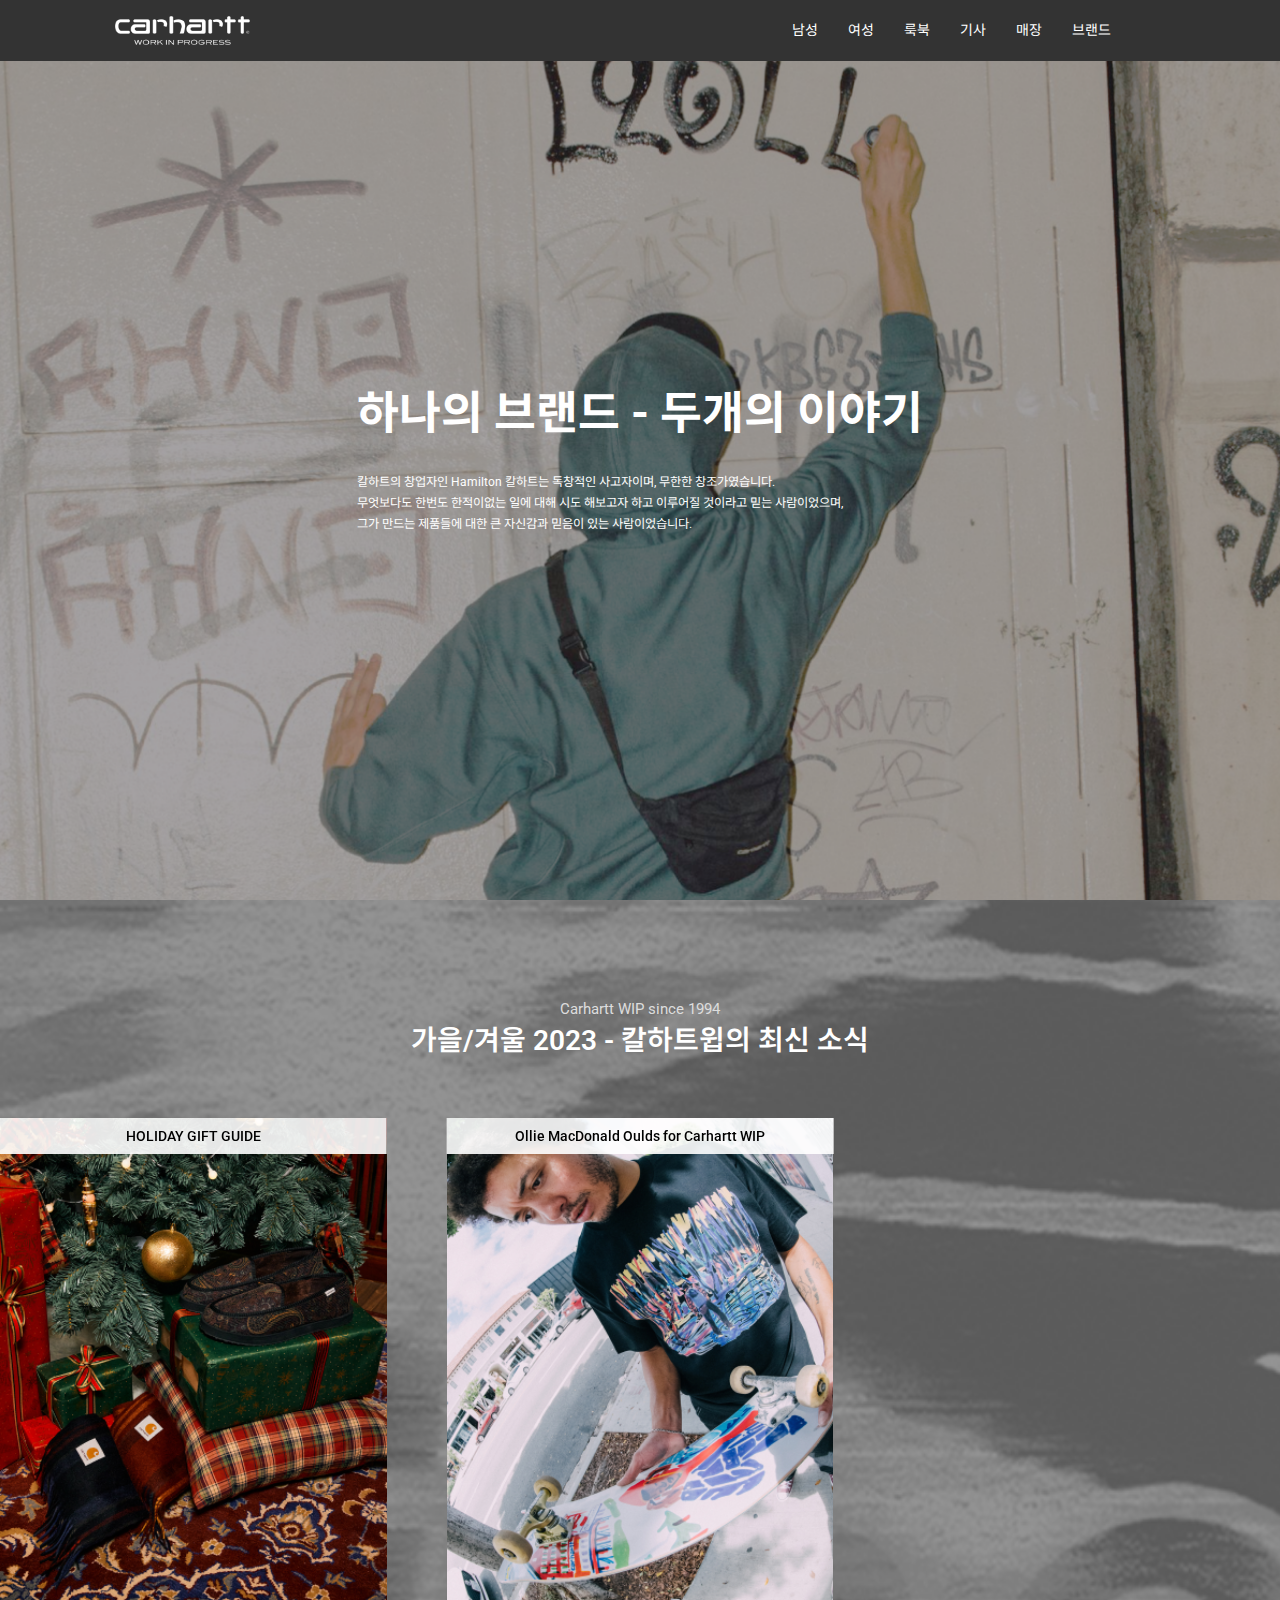
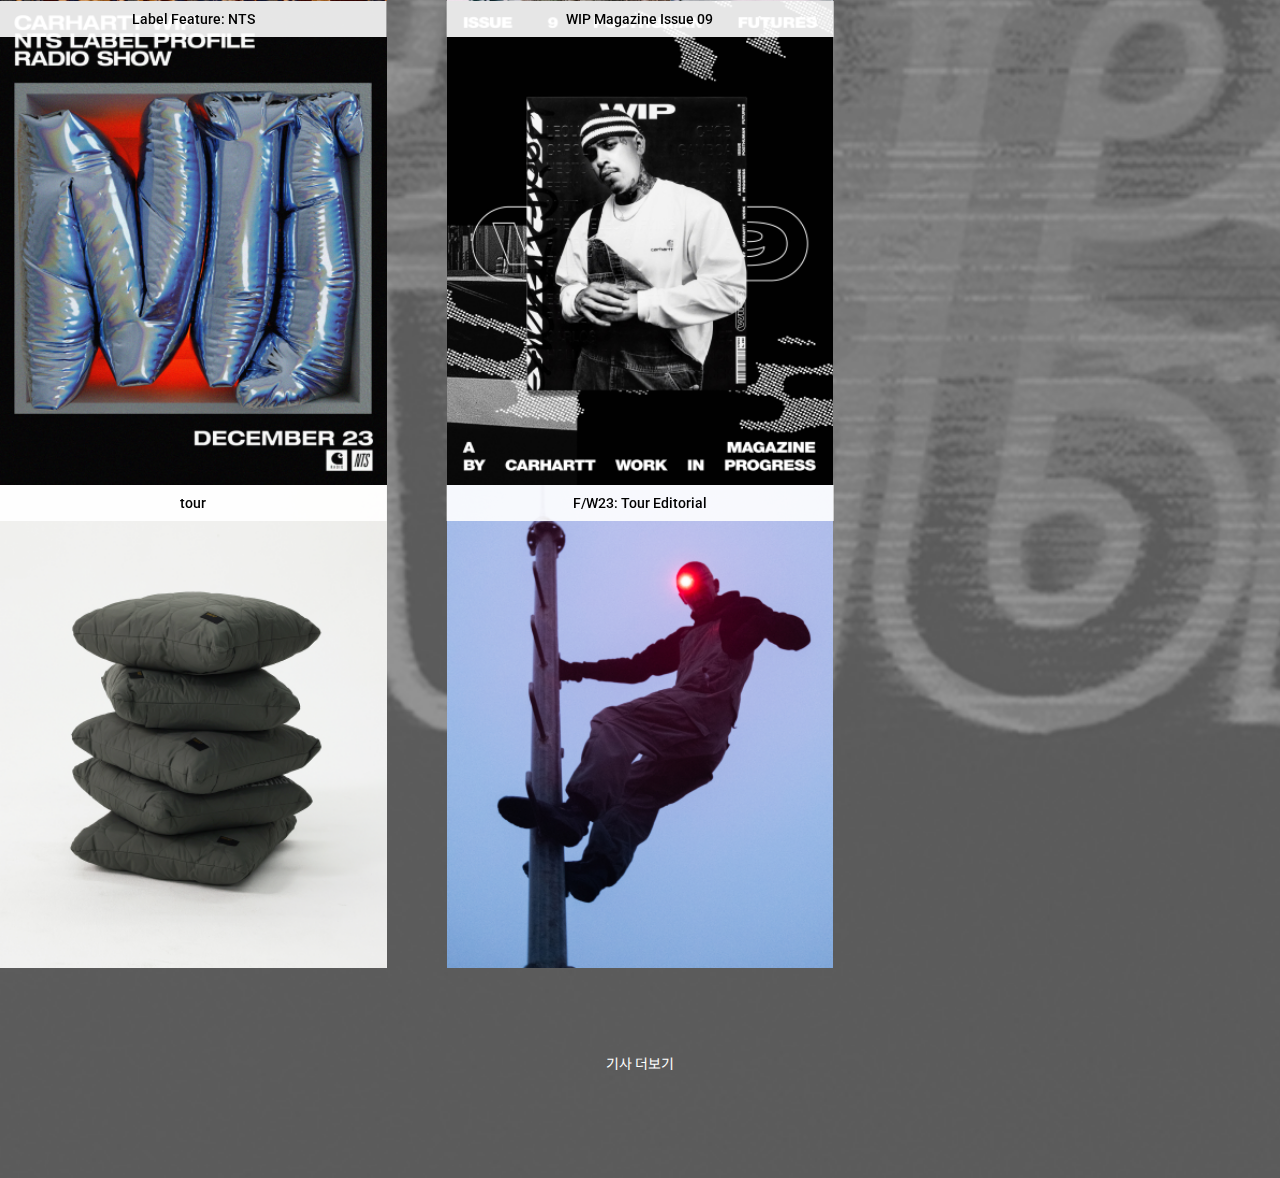
<file: index.html>
<!DOCTYPE html>
<html lang="ko">
<head>
<meta charset="UTF-8">
<meta name="viewport" content="width=device-width, initial-scale=1.0">
<title>Carhartt</title>
<link rel="shortcut icon" href="images/Carhartt.ico">
<link rel="stylesheet" href="https://fonts.googleapis.com/css2?family=Roboto:wght@100;300;400;500;700;900&display=swap"> 
<link rel="stylesheet" href="https://fonts.googleapis.com/css2?family=Noto+Sans+KR:wght@100;300;400;500;600&display=swap" >
<link rel="stylesheet" href="https://cdn.jsdelivr.net/npm/swiper@11/swiper-bundle.min.css" />

<link rel="stylesheet" href="css/carhartt.css">
<script src="https://cdn.jsdelivr.net/npm/swiper@11/swiper-bundle.min.js"></script>
<script src="https://code.jquery.com/jquery-1.10.1.min.js"></script>
<script src="JS/carhartt.js"></script>

</head>

<body>
<div class="wrapper">
    <div id="main">
        <header>
            <div class="header_inner">
                <div class="logo">
                    <h1><a href="" class="logo">logo</a></h1>
                </div>
                <nav id="gnb">
                    <ul>
                        <li>
                            <a href="">남성</a>
                            <div class="sub">
                                <div class="sub_inner">
                                    <div class="image"><img src="images/nav_men.png" alt=""></div>
                                    <div class="right">
                                        <ul>
                                            <li><a href="">신상품</a></li>
                                            <li><a href="">특집</a></li>
                                            <li><a href="">자켓</a></li>
                                            <li><a href="">스웨트</a></li>
                                            <li><a href="">니트</a></li>
                                            <li><a href="">셔츠</a></li>
                                            <li><a href="">티셔츠</a></li>
                                            <li><a href="">바지</a></li>
                                            <li><a href="">반바지</a></li>
                                            <li><a href="">언더웨어</a></li>
                                            <li><a href="">모자</a></li>
                                            <li><a href="">가방</a></li>
                                            <li><a href="">신발</a></li>
                                            <li><a href="">악세사리</a></li>
                                            <li><a href="">가젯</a></li>
                                            <li><a href="">콜라보레이션</a></li>
                                        </ul>
                                    <div class="sale">
                                        <a href=""> <span>시즌오프</span></a>
                                    </div>
                                    </div>
                                </div>
                            </div>
                        </li>
                        <li>
                            <a href="">여성</a>
                            <div class="sub">
                                <div class="sub_inner">
                                    <div class="image"><img src="images/nav_women.png" alt=""></div>
                                    <div class="right">
                                    <ul>
                                        <li><a href="">신상품</a></li>
                                        <li><a href="">자켓</a></li>
                                        <li><a href="">스웨트</a></li>
                                        <li><a href="">니트</a></li>
                                        <li><a href="">셔츠</a></li>
                                        <li><a href="">티셔츠</a></li>
                                        <li><a href="">바지</a></li>
                                        <li><a href="">반바지</a></li>
                                        <li><a href="">스커트</a></li>
                                        <li><a href="">언더웨어</a></li>
                                        <li><a href="">모자</a></li>
                                        <li><a href="">악세사리</a></li>
                                        <li><a href="">가젯</a></li>
                                    </ul>
                                    <div class="sale">
                                        <a href=""><span>시즌오프</span></a>
                                    </div>
                                </div>
                            </div>
                            </div>
                        </li>
                        <li><a href="">룩북</a></li>
                        <li><a href="">기사</a></li>
                        <li><a href="">매장</a></li>
                        <li><a href="">브랜드</a></li>
                    </ul>
                </nav>

                <nav id="mobile">
                    <p>카테고리</p>
                    <ul>
                        <li>
                            <a href="">남성</a>
                            <ul>
                                <li><a href="">신상품</a></li>
                                <li><a href="">특집</a></li>
                                <li><a href="">자켓</a></li>
                                <li><a href="">스웨트</a></li>
                                <li><a href="">니트</a></li>
                                <li><a href="">셔츠</a></li>
                                <li><a href="">티셔츠</a></li>
                                <li><a href="">바지</a></li>
                                <li><a href="">반바지</a></li>
                                <li><a href="">언더웨어</a></li>
                                <li><a href="">모자</a></li>
                                <li><a href="">가방</a></li>
                                <li><a href="">신발</a></li>
                                <li><a href="">악세사리</a></li>
                                <li><a href="">가젯</a></li>
                                <li><a href="">콜라보레이션</a></li>
                                <li><a href=""> <span>세일</span></a></li>
                            </ul>
                        </li>
                        <li>
                            <a href="">여성</a>
                            <ul>
                                <li><a href="">신상품</a></li>
                                <li><a href="">자켓</a></li>
                                <li><a href="">스웨트</a></li>
                                <li><a href="">니트</a></li>
                                <li><a href="">셔츠</a></li>
                                <li><a href="">티셔츠</a></li>
                                <li><a href="">바지</a></li>
                                <li><a href="">반바지</a></li>
                                <li><a href="">스커트</a></li>
                                <li><a href="">언더웨어</a></li>
                                <li><a href="">모자</a></li>
                                <li><a href="">악세사리</a></li>
                                <li><a href="">가젯</a></li>
                                <li><a href=""><span>세일</span></a></li>
                            </ul>
                        </li>
                        <li><a href="">룩북</a></li>
                        <li><a href="">기사</a></li>
                        <li><a href="">매장</a></li>
                        <li><a href="">브랜드</a></li>
                    </ul>
                </nav>
                <div class="tab">
                    <a href="" id="btn" class="tab">tab</a>
                </div>
            </div>
        </header>
    <div class="dim"></div>   
        <div class="slider">
            <img class="desktop" src="images/main_bg.png" alt="">
            <!-- <img class="mobile" src="images/main_m.png" alt=""> -->
            <div class="keytext">
                <p class="title">하나의 브랜드 - 두개의 이야기</p>
                <p class="subtitle">
                    <span>칼하트의 창업자인 Hamilton 칼하트는 독창적인 사고자이며, 무한한 창조가였습니다.</span><br>
                    <span>무엇보다도 한번도 한적이없는 일에 대해 시도 해보고자 하고 이루어질 것이라고 믿는 사람이었으며,</span><br>
                    <span>그가 만드는 제품들에 대한 큰 자신감과 믿음이 있는 사람이었습니다.</span></p>
            </div>
        </div>
    </div>
    <div id="sub">
        <div class="sub_inner">
    <div class="intro">
        <p class="subtitle">Carhartt WIP since 1994</p>
        <p class="title">가을/겨울 2023 - 칼하트윕의 최신 소식</p>
    </div>
    <div id="slider">
        <div class="sub_swiper subSwiper">
            <div class="swiper-wrapper">
                <div class="swiper-slide"><a href="">
                    <img src="images/news1.png" alt="">
                    <div class="desc">
                        <p class="title">HOLIDAY GIFT GUIDE</p>
                        <p class="subtitle">2023-12-18</p>
                    </div>
                </a></div>
                <div class="swiper-slide"><a href="">
                    <img src="images/news3.png" alt="">
                    <div class="desc">
                        <p class="title">Ollie MacDonald Oulds for Carhartt WIP</p>
                        <p class="subtitle">2023-12-08</p>
                    </div>
                </a></div>
                <div class="swiper-slide"><a href="">
                    <img src="images/news2.png" alt="">
                    <div class="desc">
                        <p class="title">Label Feature: NTS</p>
                        <p class="subtitle">2023-12-06</p>
                    </div>
                </a></div>

                <div class="swiper-slide"><a href="">
                    <img src="images/news6.png" alt="">
                    <div class="desc">
                        <p class="title">WIP Magazine Issue 09</p>
                        <p class="subtitle">2023-11-30</p>
                    </div>
                </a></div>

                <div class="swiper-slide"><a href="">
                    <img src="images/news4.png" alt="">
                    <div class="desc">
                        <p class="title">tour</p>
                        <p class="subtitle">2023-11-13</p>
                    </div>
                </a></div>
                <div class="swiper-slide"><a href="">
                    <img src="images/news5.png" alt="">
                    <div class="desc">
                        <p class="title">F/W23: Tour Editorial</p>
                        <p class="subtitle">2023-10-11</p>
                    </div>
                </a></div>
            </div>
            <div class="control">
                <a href="" class="next">next</a>
                <a href="" class="prev">prev</a>
            </div>
        </div>
    </div>
        <div class="btn"><a href="" class="view_more">기사 더보기</a></div>
        
    </div>
</div>
</div>
</body>
</html>
</file>
<file: css/carhartt.css>
@charset "utf-8";
/* Reset CSS */
body, h1, h2, h3, h4, h5, h6, p, ul, ol, table, dl, dd {
	margin: 0;
	padding: 0;
}
h1 {
	font-size: 16px;
}
a {
	text-decoration: none;
	color: #000;
}
ul,ol {
	list-style: none;
}

img {
	max-width: 100%;
	vertical-align: top;
	border: none;
}
body {
    font-family: "Roboto" , "Noto Sans KR" , sans-serif;
	/* word-break: keep-all; */
}
body.fixed {
	overflow-y: hidden;
}

/* main */
#main {
	word-break: keep-all;
	height: 100vh;
	position: relative;
}
#main header {
	width: 100%;
	height: 4.375em;
	background-color: #fff;
	position: fixed;
	z-index: 1;
	overflow: hidden;
	transition: 0.2s;
	z-index: 1000;
}
#main header.on {
	height: 450px;
}
#main header .header_inner {
	position: relative;
	display: flex;
	justify-content: flex-end;
	align-items: center;
	padding-right: 12vw;
	transition: 0.3s;
	background-color: #333;
}
#main header .header_inner a.logo{
	position: absolute;
	left: 9vw;
	top: 50%;
	transform: translateY(-50%);
	display: block;
	width: 135px;
	height: 30px;
	overflow: hidden;
	text-indent: -999px;
	background: url(../images/logo_white.png) no-repeat;
	background-size: contain;
}

#gnb > ul {
	display: flex;
	margin: 0 auto;
}
#gnb > ul > li > a {
	display: block;
	line-height: 4.375em;
	padding: 0 20px;
	color: #fff;
}
#main header .header_inner #gnb > ul > li.on > a,
#main header .header_inner #gnb > ul > li:hover > a { 
	text-decoration: underline;
}

/*2depth*/
#gnb ul li .sub {
	display: none;
	position: absolute;
	left: 0;
	width: 100%;
}
#gnb ul li .sub .sub_inner {
	display: flex;
	justify-content: space-between;
	align-items: flex-start;
	max-width: 1280px;
	height: 300px;
	margin: 0 auto;
	padding: 20px 15vw 0 9vw;
	gap: 20px;
} 
#gnb ul li .sub .sub_inner img {
	width: 100%;
	height: 100%;
	object-fit: cover;
}
#gnb ul li .sub .sub_inner .right {
	display: flex;
}
#gnb li .sub .sub_inner ul {
	display: flex;
	flex-wrap: wrap;
	text-align: center;
	/* font-size: 0.875em; */
	box-sizing: border-box;
	width: 200px;
	gap: 2px;
}
#gnb li .sub .sub_inner ul li {
	width: calc((100% - 2px)/2);
	padding: 5px 0;
}
#gnb li .sub .sub_inner ul li > a {
	display: inline-block;
	padding: 0 5px;
	line-height: 20px;
	color: #6a6a6a;
	font-size: 0.875em;
}
#gnb li .sub .sub_inner ul li a:hover,
#gnb li .sub .sub_inner ul li a:focus {
	background-color: #9995;
	border-radius: 5px;
}
#gnb li .sub .sub_inner .sale {
	margin-left: 15px;
	padding: 5px 0;
}
#gnb li .sub .sub_inner .sale a {
	display: block;
	padding: 0 5px;
	color: #f00;
	font-size: 0.875em;
}
#gnb li .sub .sub_inner .sale a:hover,
#gnb li .sub .sub_inner .sale a:focus {
	background-color: #9995;
	border-radius: 5px;
}
#gnb li .sub .sub_inner .sale a span {
	line-height: 20px;
	/* padding: 0 5px ; */
}

a#btn {
	display: none;
	position: absolute;
	top: 50%;
	transform: translateY(-50%);
	overflow: hidden;
	text-indent: -9999px;
}
a#btn.tab {
	display: none;
	width: 27px;
	height: 18px;
	background: url(../images/tab_white.png) no-repeat;
	background-size: contain;
}
a#btn.close {
	display: none;
	width: 25px;
	height: 25px;
	background: url(../images/close.png) no-repeat;
	background-size: contain;
	z-index: 10001;
}
#mobile {
	position: fixed;
	display: none;
	right: 0;
	top: 4.375em;
	padding: 30px 0;
	width: 360px;
	height: 100vh;
	background-color: #fff;
	z-index: 10000;
	box-sizing: border-box;
}
#mobile p {
	font-size: 1.125em;
	padding: 20px;
}
#mobile > ul > li  {
	border-bottom: 1px solid #e5e8eb;
}
#mobile > ul > li:first-child {
	border-top: 1px solid #e5e8eb;
}
#mobile > ul > li > a {
	line-height: 40px;
	padding-left: 30px;
	color: #2b2b2b;
}
#mobile > ul > li.on > a {
	color: #3E52BB;
}
#mobile li ul {
	display: none;
	flex-wrap: wrap;
	border-top: 1px solid #e5e8eb;
	gap: 2px;
	padding: 10px 0 10px 35px;
	transition: 0.2s;
}
#mobile li ul.active {
	display: flex;
}
#mobile li ul li {
	width: calc((100% - 2px)/2);
}
#mobile li ul li a {
	display: inline-block;
	padding: 0 4px;
	line-height: 25px;
	font-size: 0.875em;
	color: #6b6b6b;
}
#mobile li ul li a:hover {
	background-color: #9995;
	border-radius: 5px;
}
#mobile li ul li a span {
	color: #f00;
}
#main .slider {
	height: 100%;
	position: relative;
}
#main .slider img {
	height: 100%;
	width: 100%;
	object-fit: cover;
}
#main .slider img.mobile {
	display: none;
}
#main .slider .keytext {
	position: absolute;
	left: 12vw;
	top: 50%;
	transform: translatey(-50%);
	white-space: nowrap;
}
#main .slider .keytext p.title {
	font-size: 3.25em;
	font-weight: 700;
	padding: 10px 20px;
	color: #fff;
}
#main .slider .keytext p.subtitle {
	margin: 20px 0 0 10px;
}
#main .slider .keytext p.subtitle span {
	padding: 7px 10px;
	line-height: 170%;
	font-size: 0.875em;
	color: #fff;
}
#main .dim {
	display: none;
	position: fixed;
	background-color: rgba(0, 0, 0, .3);
	width: 100%;
	height: 100vh;
	z-index: 100;
}
#main .dim.active {
	display: block;
}
@media only screen and (max-width:1280px) {
	#main {
		font-size: 0.875em;
		overflow-x: hidden;
	}
	#gnb > ul > li > a {
		padding: 0 15px;
	}
	#main .slider .keytext {
		left: 50%;
		top: 50%;
		transform: translate(-50%, -50%);
	}
	.control {
		display: none;
	}
}
@media only screen and (max-width:720px) {
	#main header {
		background-color: #000;
	}
	#main header .header_inner {
		position: static;
	}
	#gnb {
		display: none;
	}
	a#btn.tab {
		display: block;
	}
	a#btn.close {
		display: block;
	}
	#main .slider .keytext p.title {
		font-size: 2em;
	}
	#main .slider .keytext p.subtitle {
		display: none;
	}
}
@media only screen and (max-width:520px) {
	#main header .header_inner a.logo{
		width: 107px;
		height: 23px;
	}
	#main .slider .keytext p.title {
		font-size: 1.875em;
	}
}
/* sub */
#sub {
	width: 100%;
	height: 100%;
	background: url(../images/sub_background.png) no-repeat ;
	background-size: cover;
	padding: 100px 0;
	overflow-x: hidden;
}
#sub .sub_inner {
	max-width: 1280px;
	margin: 0 auto;
}
#sub .intro {
	text-align: center;
}
#sub .intro p.subtitle {
	font-size: 1.0625em;
	color: #ddd;

}
#sub .intro p.title {
	font-size: 2em;
	font-weight: 600;
	color: #fff;
}

#slider {
	padding-top: 60px;
	position: relative;
}
#slider .sub_swiper {
    overflow: hidden;
}
#slider .swiper-wrapper .swiper-slide:nth-child(2n) {
	margin-top: 40px;
}
#slider .swiper-slide img {
    width: 100%;
    height: 100%;
    object-fit: cover;
	transition: 0.2s;
}
#slider .swiper-slide:hover img {
	filter: blur(1px);
}

#slider .swiper-slide:hover a::after {
	position: absolute;
	content: "more";
	top: 50%;
	left: 50%;
	transform: translate(-50%, -50%);
	padding: 5px 10px;
	border-radius: 5px;
	font-size: 0.875em;
	color: #fff;
	background-color: #3E52BB;
}
#slider .swiper-slide .desc {
	width: 100%;
	padding: 20px 30px;
	margin: 0 auto;
	background-color: rgba(255, 255, 255, .5);
	box-sizing: border-box;

}
#slider .swiper-slide:hover .desc {
	filter: blur(1px);
}
#slider .swiper-slide .desc p.title {
	font-size: 1.0625em;
	font-weight: 500;
	transition: 0.2s;
	white-space: nowrap;
}
#slider .swiper-slide .desc p.subtitle{
	font-size: 0.8125em;
	color: #111;
	padding-top: 10px;
}
#slider .control a {
	position: absolute;
	top: 50%;
	transform: translateY(-50%);
	z-index: 10;
}
#slider .control a.next {
	display: block;
	left: -60px;
	width: 30px;
	height: 50px;
	text-indent: -999px;
	overflow: hidden;
	background: url(../images/arrow_next.png) no-repeat;
	background-size: cover;
}
#slider .control a.prev {
	display: block;
	right: -60px;
	width: 30px;
	height: 50px;
	text-indent: -999px;
	overflow: hidden;
	background: url(../images/arrow.png) no-repeat;
	background-size: cover;
}
#sub .btn {
	text-align: center;
}
#sub a.view_more {
	display: inline-block;
	padding: 5px 10px;
	border-radius: 5px;
	font-size: 0.875em;
	color: #fff;
	box-sizing: border-box;
	transition: 0.2s;
	margin-top: 80px;
}
#sub a.view_more:hover {
	background-color: #3E52BB;
}
@media only screen and (max-width:1280px) {
	#sub {
		font-size: 0.875em;
	}
	#slider .sub_swiper {
		height: 100%;
	}
	#slider .sub_swiper .swiper-wrapper {
		flex-wrap: wrap;
		flex-direction: row;
	}
	#slider .swiper-slide {
		height: calc((100% - 30px) / 2);
		position: relative;
	}
	#slider .swiper-wrapper .swiper-slide:nth-child(2n) {
		margin-top: 0;
	}
	#slider .swiper-slide img {
		height: 100%;
		width: 100%;
		object-fit: cover;
		transition: 0.2s;
	}
	#slider .swiper-slide:hover img {
		filter: brightness(0.7);
	}
	#slider .swiper-slide:hover a::after {
		position: absolute;
		content: "more";
		top: 50%;
		left: 50%;
		transform: translate(-50%, -50%);
		padding: 5px 10px;
		border-radius: 5px;
		font-size: 0.875em;
		color: #fff;
		background-color: #3E52BB;
	}
	#slider .swiper-slide .desc {
		position: absolute;
		left: 50%;
		top: 0;
		transform: translatex(-50%);
		width: 100%;
		background-color: rgba(255, 255, 255, .9);
		padding: 10px;
		text-align: center;
		box-sizing: border-box;
	}
	#slider .swiper-slide:hover .desc {
		filter: brightness(0.7);
	}
	#slider .swiper-slide .desc p.title {
		font-size: 1em;
		font-weight: 500;
		transition: 0.2s;
		overflow: hidden;
		text-overflow: ellipsis;
	}
	#slider .swiper-slide .desc p.subtitle{
		display: none;
	}
	#sub a.view_more {
		font-size: 1em;
	}
}
@media only screen and (max-width:720px) {
	#sub .intro p.title {
		font-size: 1.75em;
		font-weight: 600;
		color: #fff;
	}
	#slider .swiper-slide .desc p.title {
		font-size: 0.8125em;
		font-weight: 500;
		transition: 0.2s;
	}
}
@media only screen and (max-width:520px) {
	#sub .intro p.title {
		font-size: 1.25em;
	}
}
</file>
